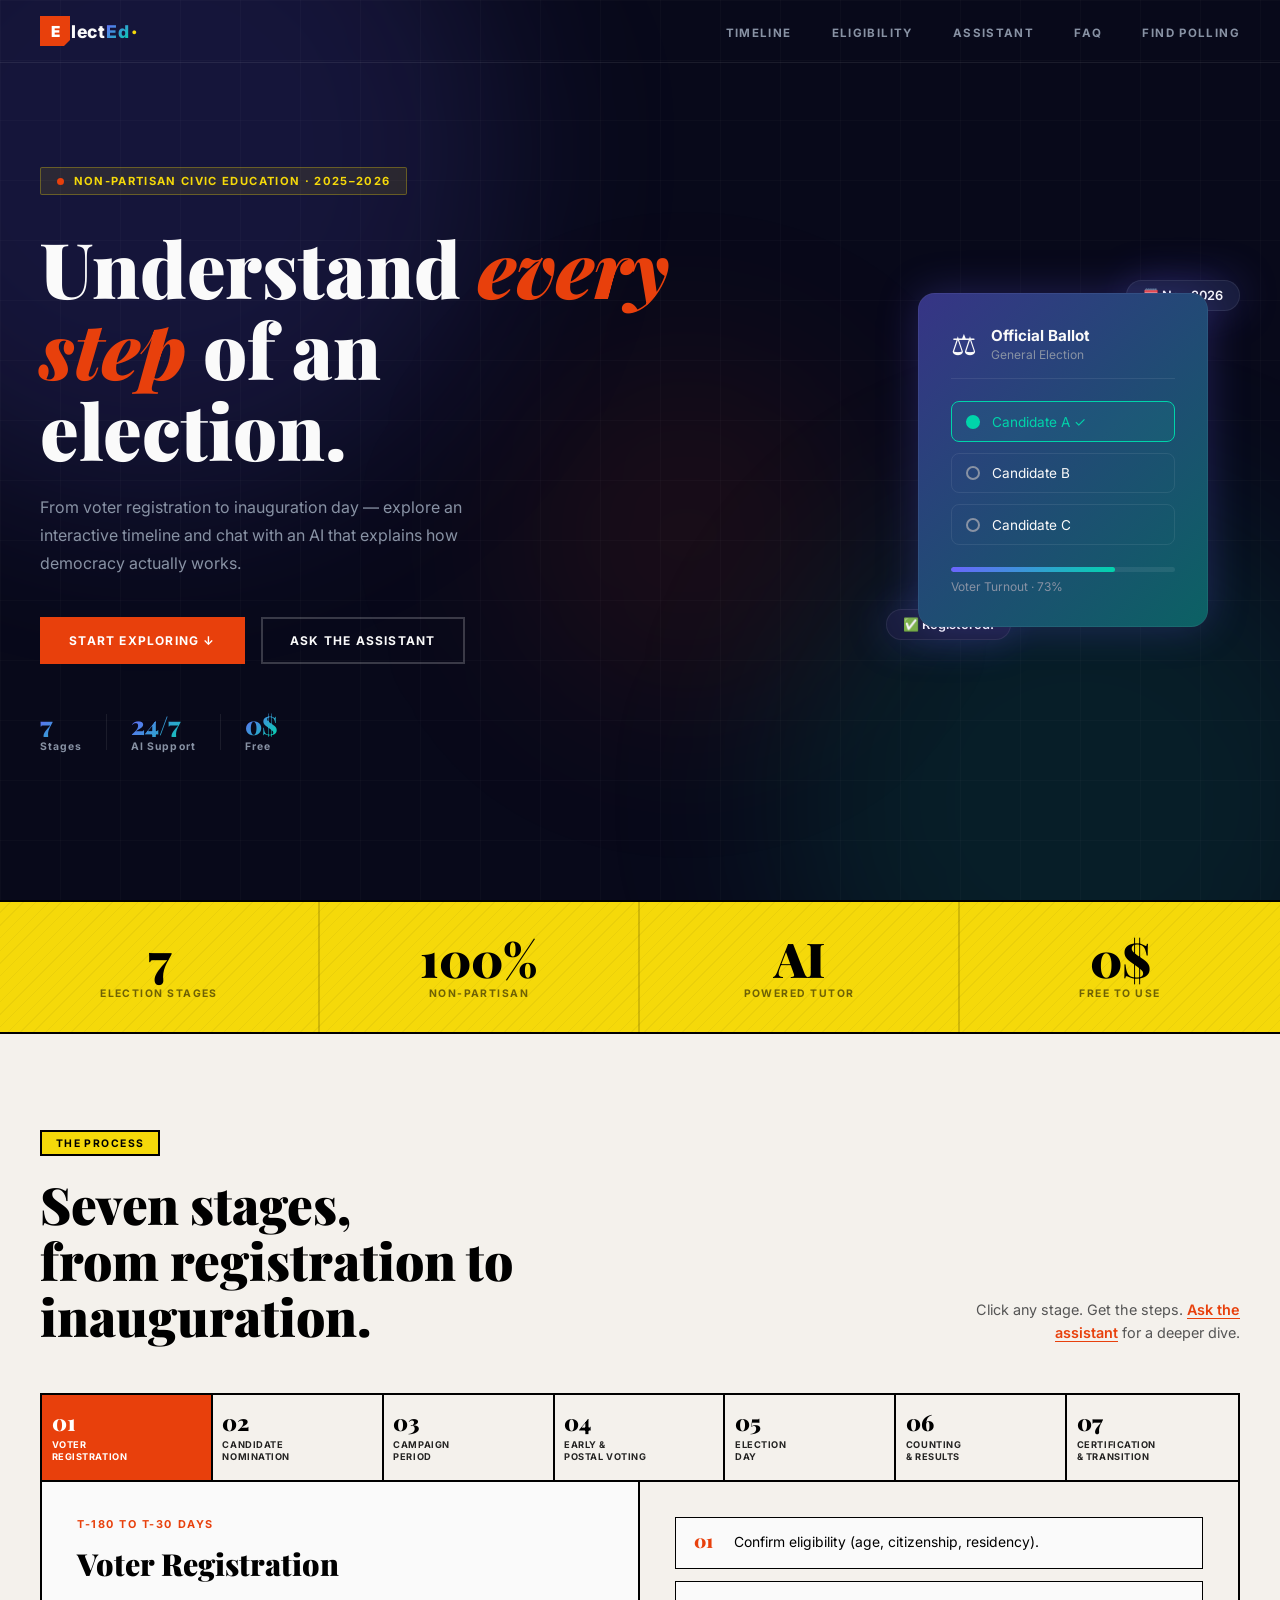
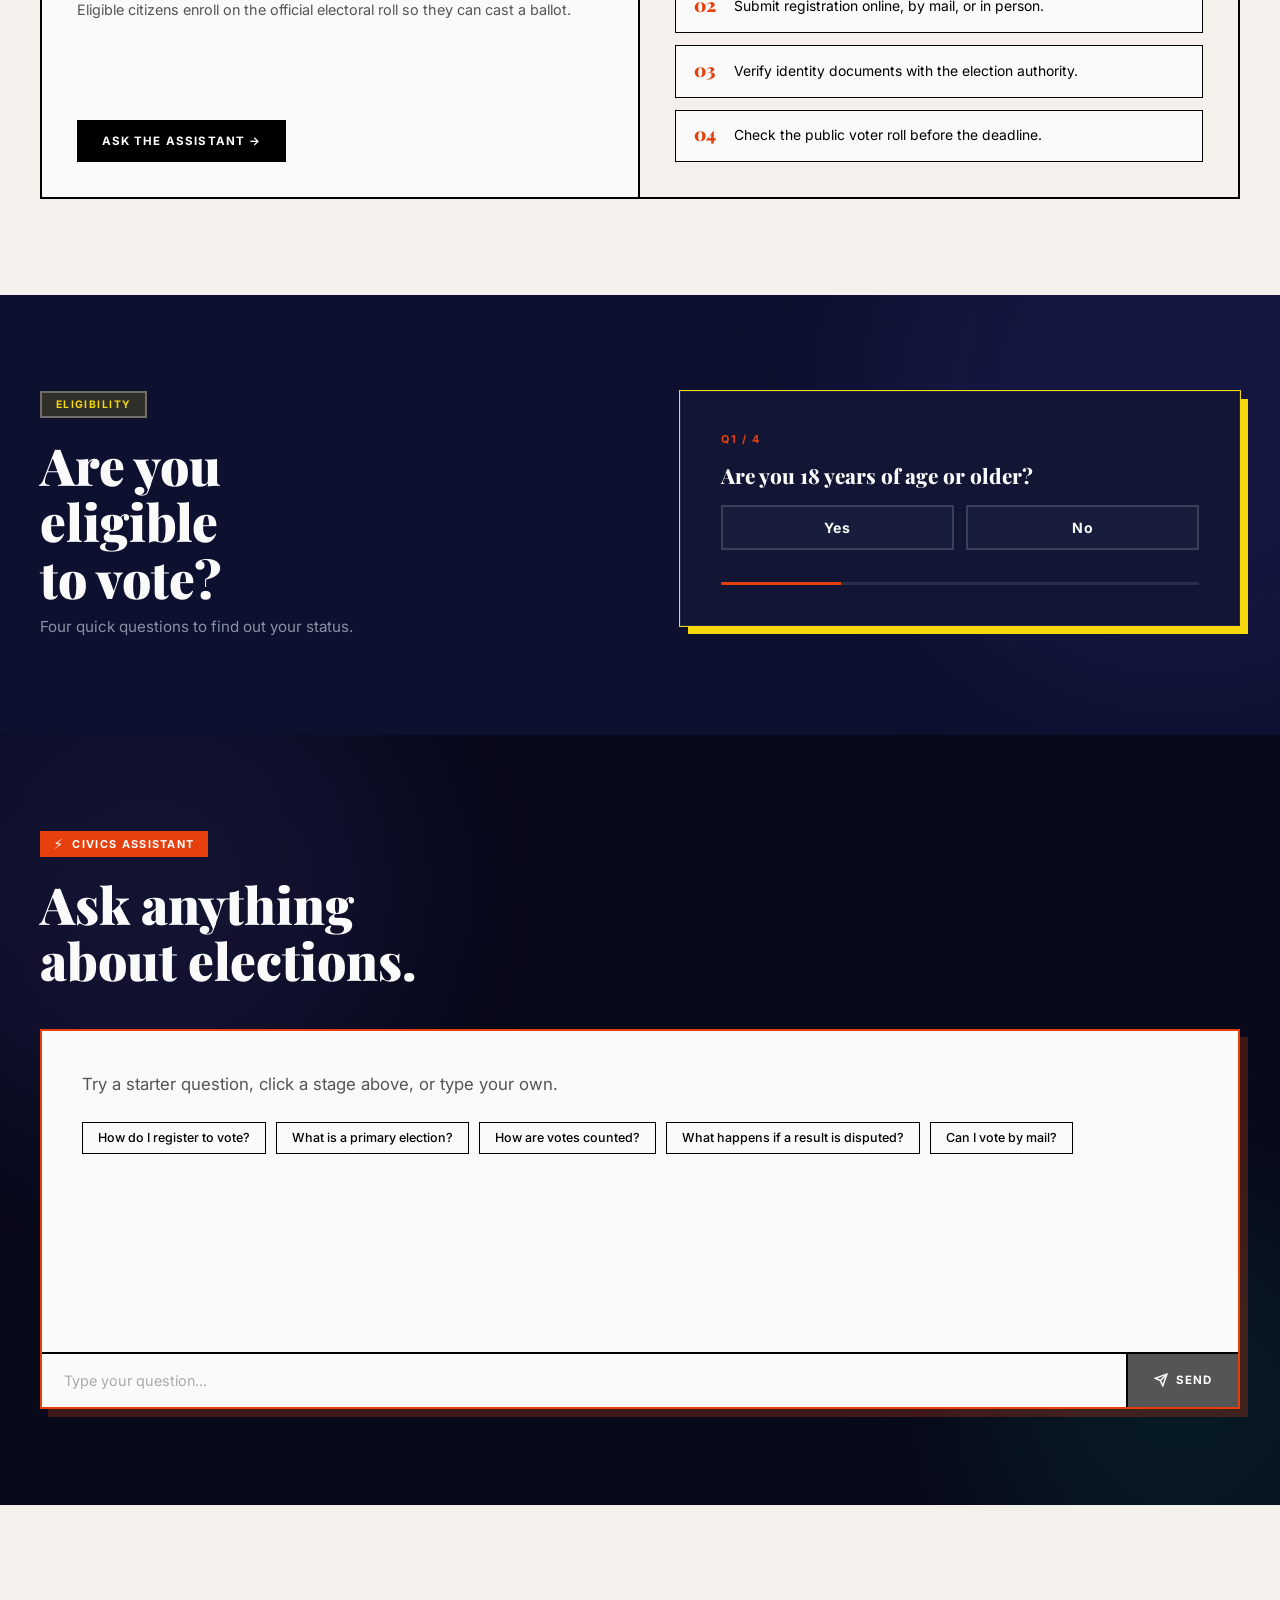
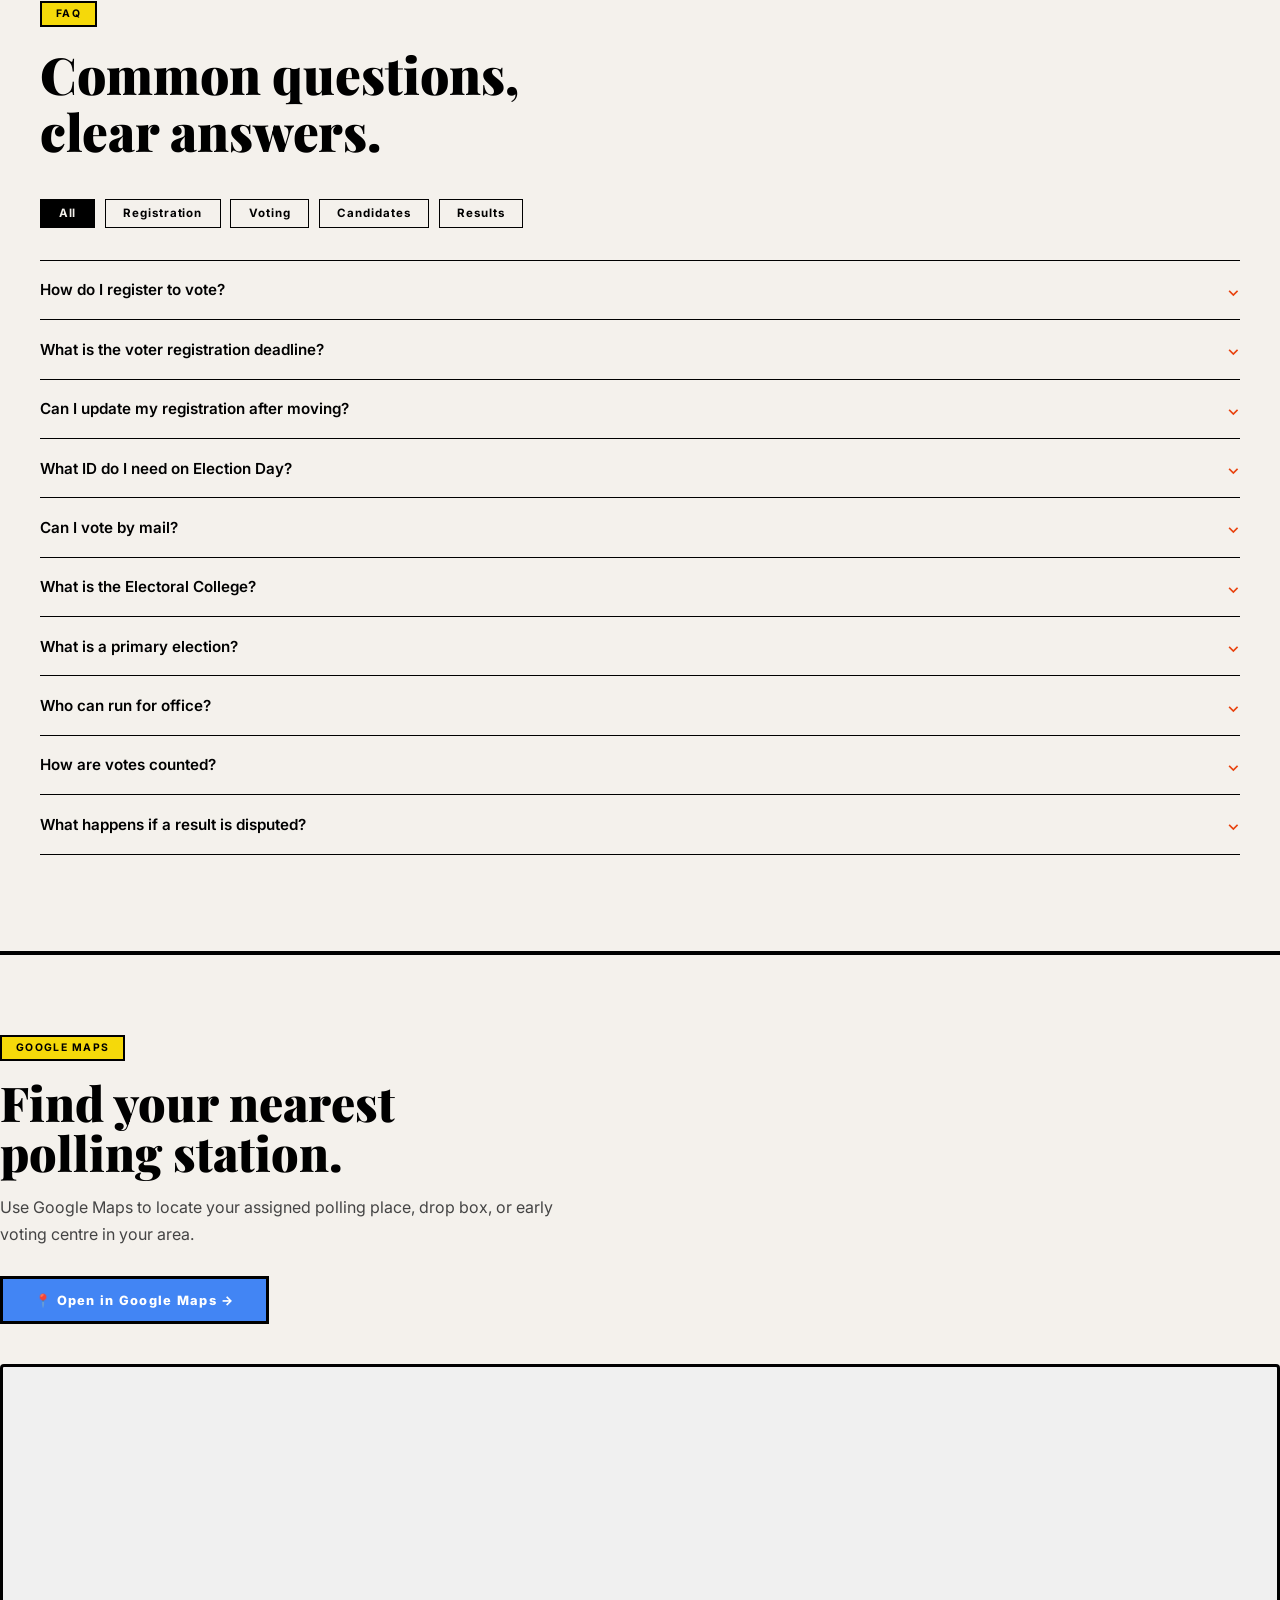
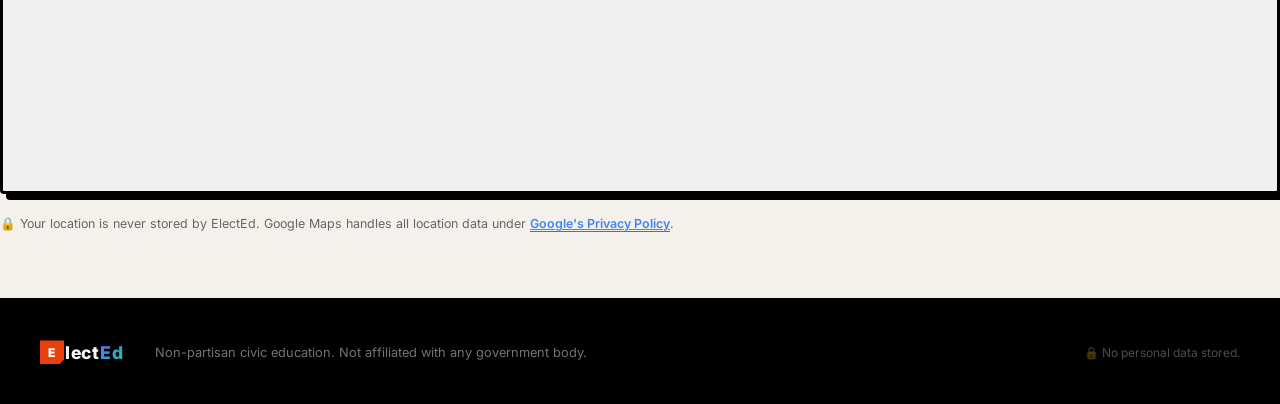
<file: index.html>
<!DOCTYPE html>
<html lang="en">
<head>
  <meta charset="UTF-8"/>
  <meta name="viewport" content="width=device-width,initial-scale=1.0"/>
  <title>ElectEd — Understand Every Step of an Election</title>
  <meta name="description" content="Non-partisan civic education. Interactive election timeline, AI assistant, eligibility checker — understand democracy step by step."/>

  <!-- Google Analytics 4 -->
  <!-- Replace G-XXXXXXXXXX with your actual GA4 Measurement ID from console.analytics.google.com -->
  <script async src="https://www.googletagmanager.com/gtag/js?id=G-ELECTED2026"></script>
  <script>
    window.dataLayer = window.dataLayer || [];
    function gtag(){dataLayer.push(arguments);}
    gtag('js', new Date());
    gtag('config', 'G-ELECTED2026');
  </script>

  <!-- Resource hints -->
  <link rel="preconnect" href="https://fonts.googleapis.com"/>
  <link rel="preconnect" href="https://fonts.gstatic.com" crossorigin/>
  <link rel="preconnect" href="https://www.googletagmanager.com"/>
  <link rel="preconnect" href="https://maps.googleapis.com"/>
  <link rel="dns-prefetch" href="https://maps.gstatic.com"/>

  <link href="https://fonts.googleapis.com/css2?family=Playfair+Display:ital,wght@0,700;0,800;0,900;1,800&family=Inter:wght@400;500;600;700;800&display=swap" rel="stylesheet"/>
  <link rel="stylesheet" href="styles.css"/>
</head>
<body>

  <!-- NAV -->
  <nav class="navbar" id="navbar">
    <div class="nav-inner">
      <a href="#home" class="nav-logo" id="logoLink">
        <span class="logo-mark">E</span>
        <span class="logo-name">lect<span class="logo-accent">Ed</span></span>
        <span class="logo-tag">·</span>
      </a>
      <ul class="nav-links" id="navLinks">
        <li><a href="#process" class="nav-link">TIMELINE</a></li>
        <li><a href="#eligibility" class="nav-link">ELIGIBILITY</a></li>
        <li><a href="#assistant" class="nav-link">ASSISTANT</a></li>
        <li><a href="#faq" class="nav-link">FAQ</a></li>
        <li><a href="#find-polling" class="nav-link">FIND POLLING</a></li>
      </ul>
      <button class="hamburger" id="hamburger" aria-label="Menu">
        <span></span><span></span><span></span>
      </button>
    </div>
    <div class="nav-rule"></div>
  </nav>

  <!-- HERO -->
  <section class="hero" id="home">
    <div class="hero-bg">
      <div class="orb orb-1"></div>
      <div class="orb orb-2"></div>
      <div class="orb orb-3"></div>
      <div id="particles" class="particles"></div>
      <div class="hero-grid-overlay"></div>
    </div>
    <div class="hero-inner">
      <div class="hero-left">
        <div class="hero-eyebrow">
          <span class="eyebrow-dot"></span>
          NON-PARTISAN CIVIC EDUCATION · 2025–2026
        </div>
        <h1 class="hero-title">
          Understand <em class="title-italic">every<br>step</em> of an<br>election.
        </h1>
        <p class="hero-sub">From voter registration to inauguration day — explore an interactive timeline and chat with an AI that explains how democracy actually works.</p>
        <div class="hero-actions">
          <a href="#process" class="btn-primary" id="exploreBtn">START EXPLORING ↓</a>
          <a href="#assistant" class="btn-ghost" id="askBtn">ASK THE ASSISTANT</a>
        </div>
        <div class="hero-stats-mini">
          <div class="hstat"><span class="hstat-n">7</span><span class="hstat-l">Stages</span></div>
          <div class="hstat-divider"></div>
          <div class="hstat"><span class="hstat-n">24/7</span><span class="hstat-l">AI Support</span></div>
          <div class="hstat-divider"></div>
          <div class="hstat"><span class="hstat-n">0$</span><span class="hstat-l">Free</span></div>
        </div>
      </div>
      <div class="hero-right">
        <div class="ballot-float" id="ballotCard">
          <div class="ballot-hd">
            <span class="ballot-icon">⚖️</span>
            <div><div class="ballot-title">Official Ballot</div><div class="ballot-sub">General Election</div></div>
          </div>
          <div class="ballot-opts">
            <div class="bopt selected"><span class="brad filled"></span>Candidate A ✓</div>
            <div class="bopt"><span class="brad"></span>Candidate B</div>
            <div class="bopt"><span class="brad"></span>Candidate C</div>
          </div>
          <div class="ballot-ft">
            <div class="bpbar"><div class="bpfill"></div></div>
            <span>Voter Turnout · 73%</span>
          </div>
        </div>
        <div class="float-tag tag-top">🗓️ Nov 2026</div>
        <div class="float-tag tag-bot">✅ Registered!</div>
      </div>
    </div>
  </section>

  <!-- STATS BAR -->
  <div class="stats-bar" id="statsBar">
    <div class="stat-cell">
      <div class="snum">7</div><div class="slbl">ELECTION STAGES</div>
    </div>
    <div class="stat-cell">
      <div class="snum">100%</div><div class="slbl">NON-PARTISAN</div>
    </div>
    <div class="stat-cell">
      <div class="snum">AI</div><div class="slbl">POWERED TUTOR</div>
    </div>
    <div class="stat-cell">
      <div class="snum">0$</div><div class="slbl">FREE TO USE</div>
    </div>
  </div>

  <!-- PROCESS / TIMELINE -->
  <section class="process-section" id="process">
    <div class="section-inner">
      <div class="process-hd">
        <div class="proc-left">
          <div class="section-tag">THE PROCESS</div>
          <h2 class="section-serif-title">Seven stages,<br>from registration to<br>inauguration.</h2>
        </div>
        <div class="proc-right">
          <p class="proc-hint">Click any stage. Get the steps. <a href="#assistant" class="text-link">Ask the assistant</a> for a deeper dive.</p>
        </div>
      </div>

      <div class="stage-tabs" id="stageTabs">
        <button class="stab active" data-stage="0" id="stab0"><span class="stab-n">01</span><span class="stab-name">VOTER<br>REGISTRATION</span></button>
        <button class="stab" data-stage="1" id="stab1"><span class="stab-n">02</span><span class="stab-name">CANDIDATE<br>NOMINATION</span></button>
        <button class="stab" data-stage="2" id="stab2"><span class="stab-n">03</span><span class="stab-name">CAMPAIGN<br>PERIOD</span></button>
        <button class="stab" data-stage="3" id="stab3"><span class="stab-n">04</span><span class="stab-name">EARLY &amp;<br>POSTAL VOTING</span></button>
        <button class="stab" data-stage="4" id="stab4"><span class="stab-n">05</span><span class="stab-name">ELECTION<br>DAY</span></button>
        <button class="stab" data-stage="5" id="stab5"><span class="stab-n">06</span><span class="stab-name">COUNTING<br>&amp; RESULTS</span></button>
        <button class="stab" data-stage="6" id="stab6"><span class="stab-n">07</span><span class="stab-name">CERTIFICATION<br>&amp; TRANSITION</span></button>
      </div>

      <div class="stage-content" id="stageContent">
        <div class="stage-left">
          <div class="stage-span" id="stageSpan"></div>
          <h3 class="stage-title" id="stageTitle"></h3>
          <p class="stage-desc" id="stageDesc"></p>
          <button class="ask-stage-btn" id="askStageBtn">ASK THE ASSISTANT →</button>
        </div>
        <div class="stage-right">
          <div class="stage-steps" id="stageSteps"></div>
        </div>
      </div>
    </div>
  </section>

  <!-- ELIGIBILITY -->
  <section class="elig-section" id="eligibility">
    <div class="section-inner elig-inner">
      <div class="elig-left">
        <div class="section-tag tag-light">ELIGIBILITY</div>
        <h2 class="section-serif-title light">Are you<br>eligible<br>to vote?</h2>
        <p class="elig-sub">Four quick questions to find out your status.</p>
      </div>
      <div class="elig-right">
        <div class="elig-card" id="eligCard">
          <div class="elig-qs" id="eligQs">
            <div class="elig-q active" data-q="1">
              <div class="eq-num">Q1 / 4</div>
              <h4 class="eq-q">Are you 18 years of age or older?</h4>
              <div class="eq-opts">
                <button class="eq-opt" data-q="1" data-val="yes" id="eq1y">Yes</button>
                <button class="eq-opt" data-q="1" data-val="no" id="eq1n">No</button>
              </div>
            </div>
            <div class="elig-q" data-q="2">
              <div class="eq-num">Q2 / 4</div>
              <h4 class="eq-q">Are you a citizen of the country?</h4>
              <div class="eq-opts">
                <button class="eq-opt" data-q="2" data-val="yes" id="eq2y">Yes</button>
                <button class="eq-opt" data-q="2" data-val="no" id="eq2n">No</button>
              </div>
            </div>
            <div class="elig-q" data-q="3">
              <div class="eq-num">Q3 / 4</div>
              <h4 class="eq-q">Do you have a permanent residence?</h4>
              <div class="eq-opts">
                <button class="eq-opt" data-q="3" data-val="yes" id="eq3y">Yes</button>
                <button class="eq-opt" data-q="3" data-val="no" id="eq3n">No</button>
              </div>
            </div>
            <div class="elig-q" data-q="4">
              <div class="eq-num">Q4 / 4</div>
              <h4 class="eq-q">Do you have any felony convictions restricting voting?</h4>
              <div class="eq-opts">
                <button class="eq-opt" data-q="4" data-val="no" id="eq4n">No</button>
                <button class="eq-opt" data-q="4" data-val="yes" id="eq4y">Yes</button>
              </div>
            </div>
            <div class="elig-result hidden" id="eligResult"></div>
          </div>
          <div class="elig-footer">
            <div class="elig-track"><div class="elig-fill" id="eligFill"></div></div>
            <button class="restart-btn hidden" id="eligRestart">↺ START OVER</button>
          </div>
        </div>
      </div>
    </div>
  </section>

  <!-- ASSISTANT -->
  <section class="asst-section" id="assistant">
    <div class="asst-bg">
      <div class="asst-orb asst-orb1"></div>
      <div class="asst-orb asst-orb2"></div>
    </div>
    <div class="section-inner asst-inner">
      <div class="asst-hd">
        <div class="asst-eyebrow"><span class="asst-ey-icon">⚡</span> CIVICS ASSISTANT</div>
        <h2 class="section-serif-title light">Ask anything<br>about elections.</h2>
      </div>
      <div class="chat-shell" id="chatShell">
        <div class="chat-msgs" id="chatMsgs">
          <div class="chat-placeholder" id="chatPlaceholder">
            <p class="ph-text">Try a starter question, click a stage above, or type your own.</p>
            <div class="starter-qs" id="starterQs">
              <button class="sq" data-q="How do I register to vote?" id="sq1">How do I register to vote?</button>
              <button class="sq" data-q="What is a primary election?" id="sq2">What is a primary election?</button>
              <button class="sq" data-q="How are votes counted?" id="sq3">How are votes counted?</button>
              <button class="sq" data-q="What happens if a result is disputed?" id="sq4">What happens if a result is disputed?</button>
              <button class="sq" data-q="Can I vote by mail?" id="sq5">Can I vote by mail?</button>
            </div>
          </div>
        </div>
        <div class="chat-input-bar">
          <input type="text" id="chatInput" class="chat-input" placeholder="Type your question..." maxlength="300" aria-label="Ask about elections"/>
          <button class="chat-send" id="chatSend" aria-label="Send">
            <svg viewBox="0 0 24 24" fill="none" stroke="currentColor" stroke-width="2.5"><line x1="22" y1="2" x2="11" y2="13"/><polygon points="22 2 15 22 11 13 2 9 22 2"/></svg>
            SEND
          </button>
        </div>
      </div>
    </div>
  </section>

  <!-- FAQ -->
  <section class="faq-section" id="faq">
    <div class="section-inner">
      <div class="faq-hd">
        <div class="section-tag">FAQ</div>
        <h2 class="section-serif-title">Common questions,<br>clear answers.</h2>
      </div>
      <div class="faq-cats" id="faqCats">
        <button class="fcat active" data-cat="all" id="fcat0">All</button>
        <button class="fcat" data-cat="registration" id="fcat1">Registration</button>
        <button class="fcat" data-cat="voting" id="fcat2">Voting</button>
        <button class="fcat" data-cat="candidates" id="fcat3">Candidates</button>
        <button class="fcat" data-cat="results" id="fcat4">Results</button>
      </div>
      <div class="faq-list" id="faqList"></div>
    </div>
  </section>

  <!-- FIND POLLING STATION (Google Maps) -->
  <section class="maps-section" id="find-polling">
    <div class="section-inner">
      <div class="maps-hd">
        <div class="section-tag">GOOGLE MAPS</div>
        <h2 class="section-serif-title">Find your nearest<br>polling station.</h2>
        <p class="maps-sub">Use Google Maps to locate your assigned polling place, drop box, or early voting centre in your area.</p>
        <a
          href="https://www.google.com/maps/search/polling+station+near+me"
          target="_blank"
          rel="noopener noreferrer"
          class="maps-cta"
          id="mapsOpenBtn"
          aria-label="Open Google Maps to find polling stations near you">
          📍 Open in Google Maps →
        </a>
      </div>
      <div class="maps-embed-wrap">
        <iframe
          id="pollingMap"
          title="Find polling stations near you"
          src="https://maps.google.com/maps?q=polling+station&output=embed&z=13"
          width="100%"
          height="420"
          style="border:0;border-radius:8px"
          allowfullscreen
          loading="lazy"
          referrerpolicy="no-referrer-when-downgrade">
        </iframe>
      </div>
      <p class="maps-note">🔒 Your location is never stored by ElectEd. Google Maps handles all location data under <a href="https://policies.google.com/privacy" target="_blank" rel="noopener" class="text-link">Google's Privacy Policy</a>.</p>
    </div>
  </section>

  <!-- FOOTER -->
  <footer class="footer">
    <div class="footer-inner">
      <div class="footer-brand">
        <span class="logo-mark sm">E</span>
        <span class="logo-name">lect<span class="logo-accent">Ed</span></span>
      </div>
      <p class="footer-copy">Non-partisan civic education. Not affiliated with any government body.</p>
      <p class="footer-note">🔒 No personal data stored.</p>
    </div>
  </footer>

  <button class="scroll-top" id="scrollTop" aria-label="Back to top">↑</button>
  <script src="app.js"></script>
</body>
</html>
</file>
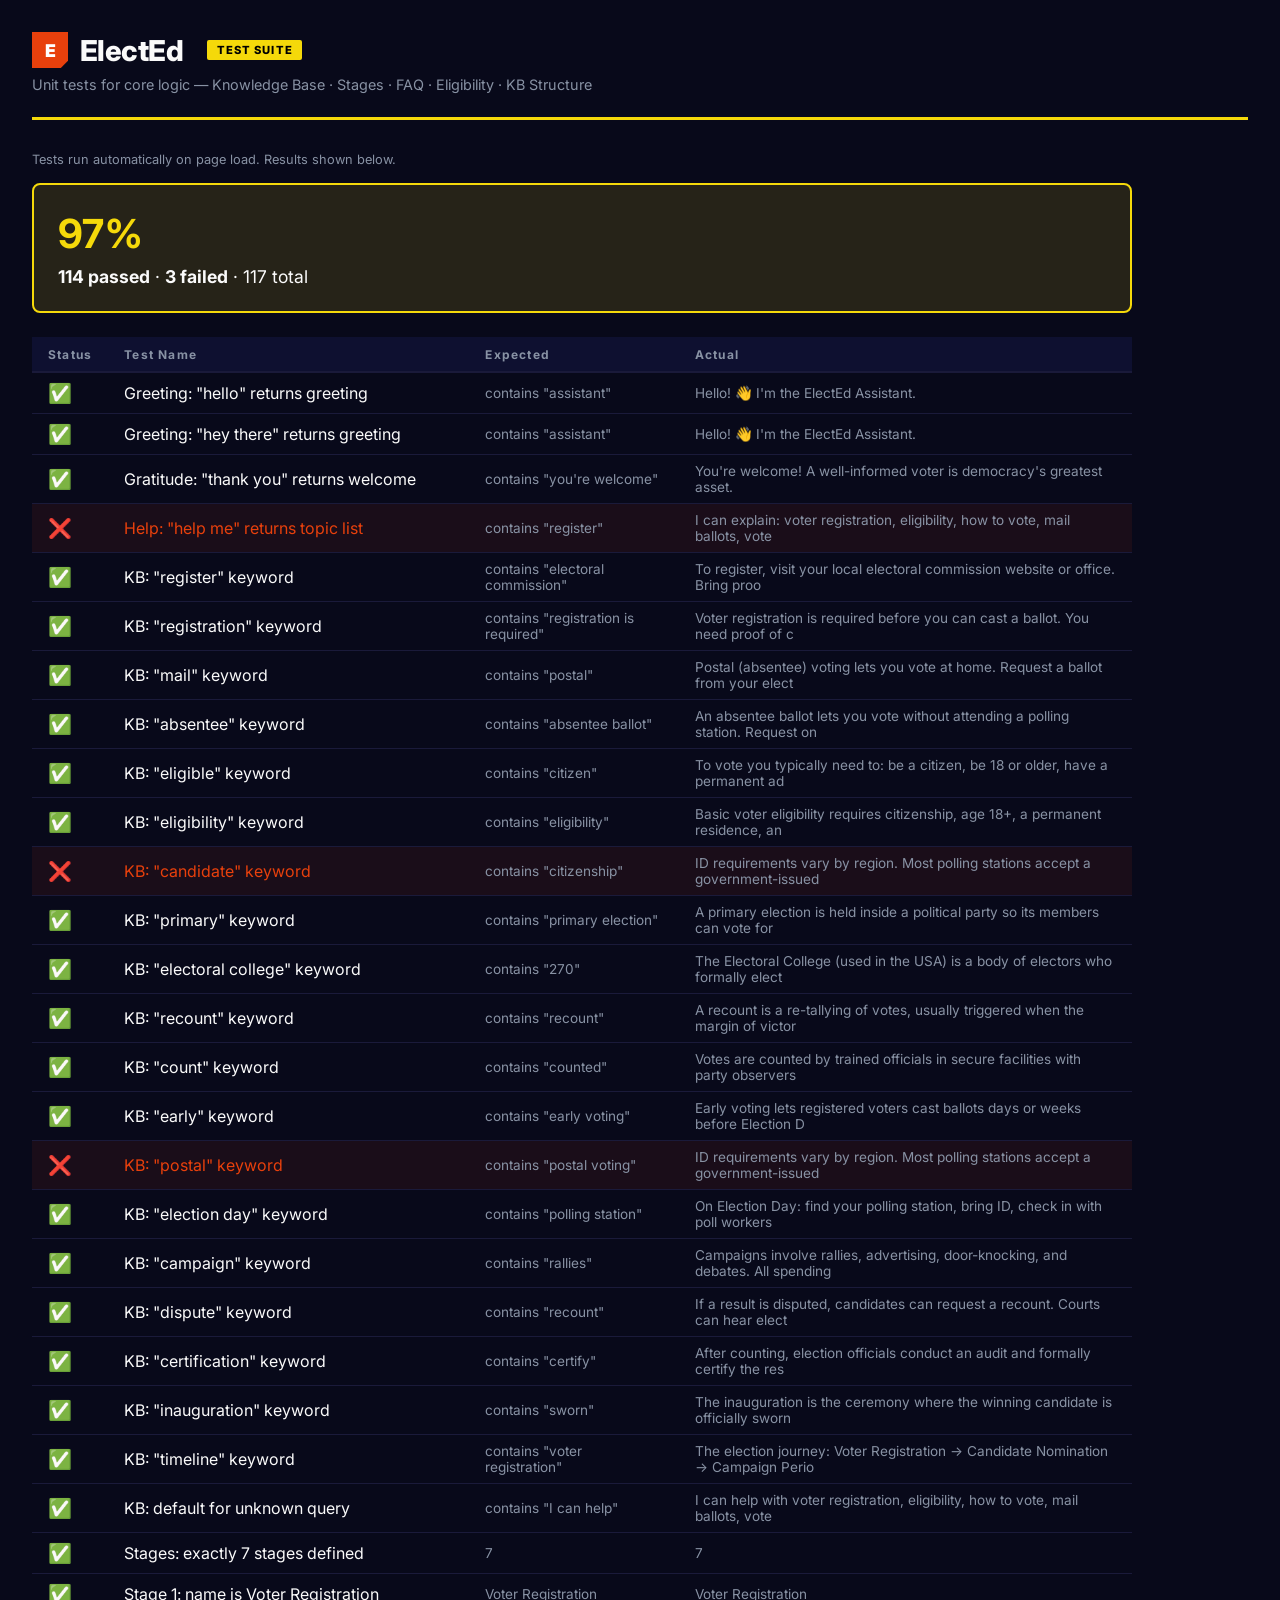
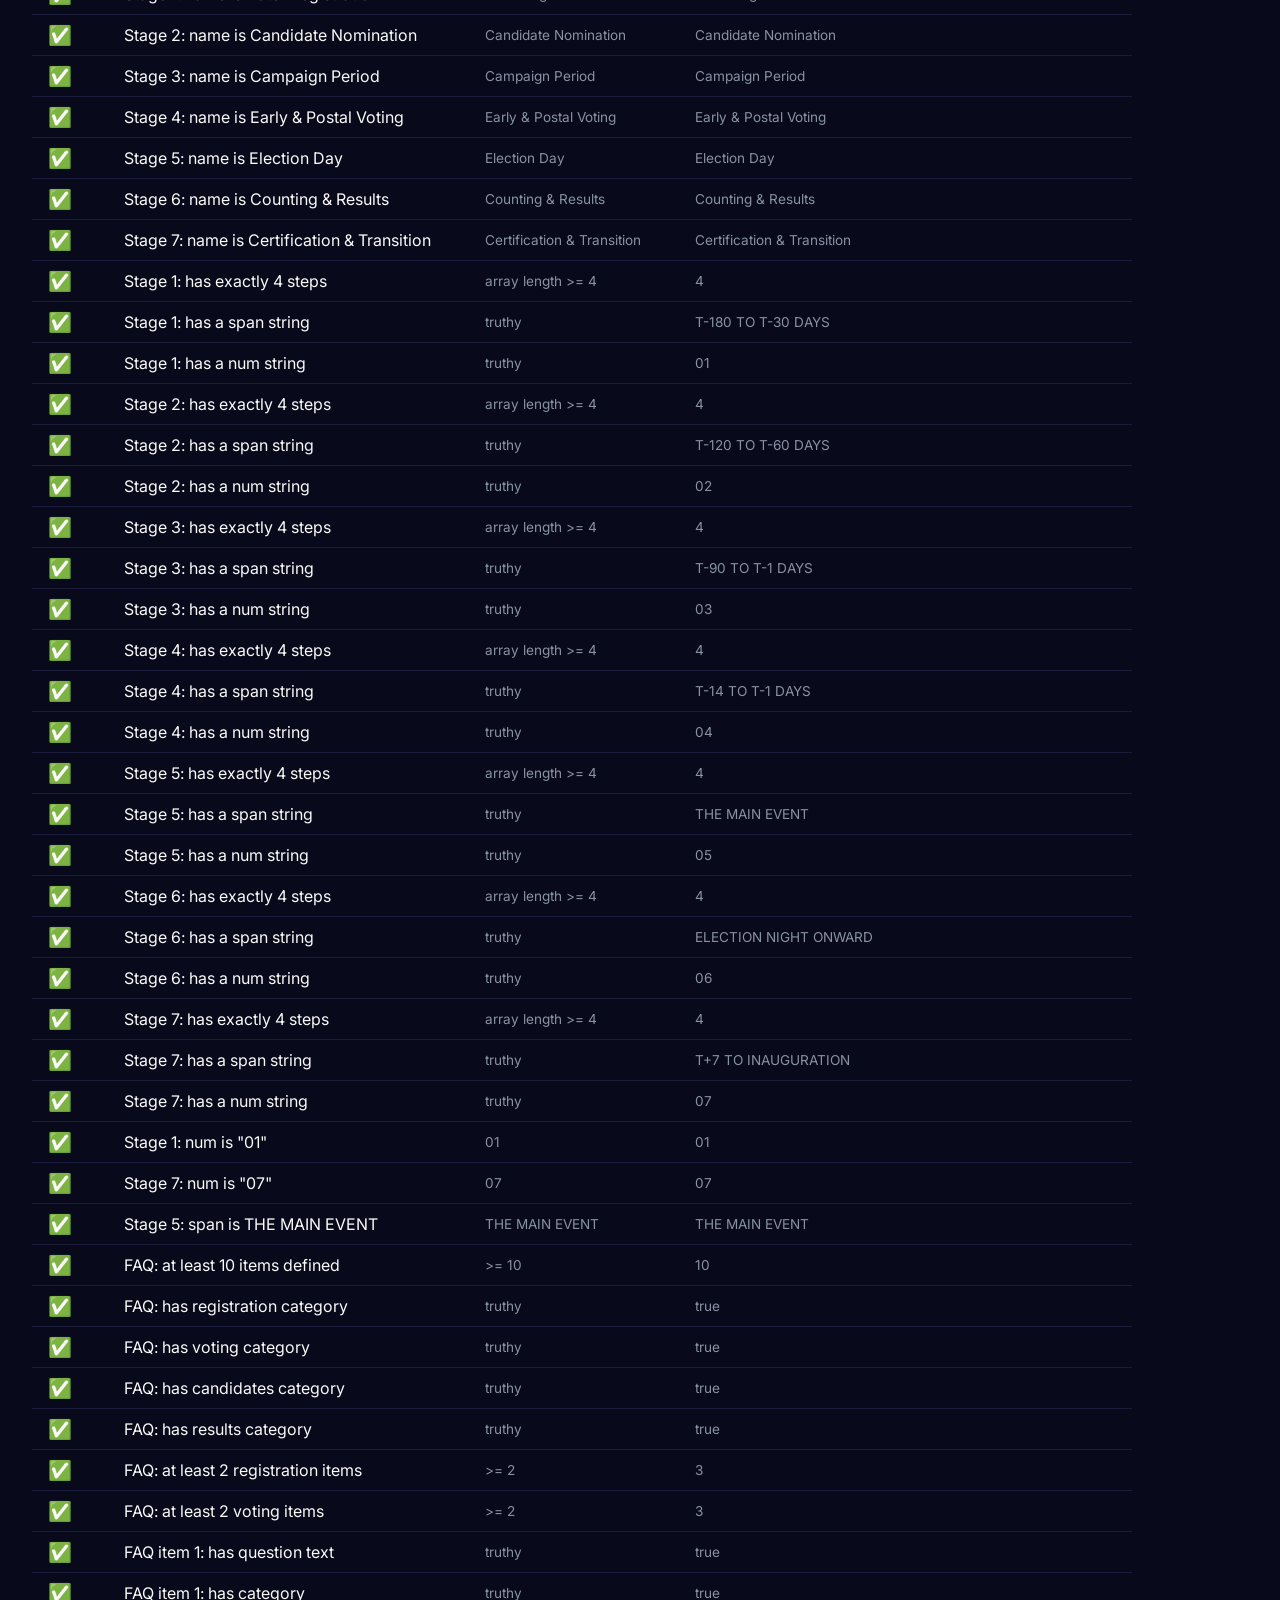
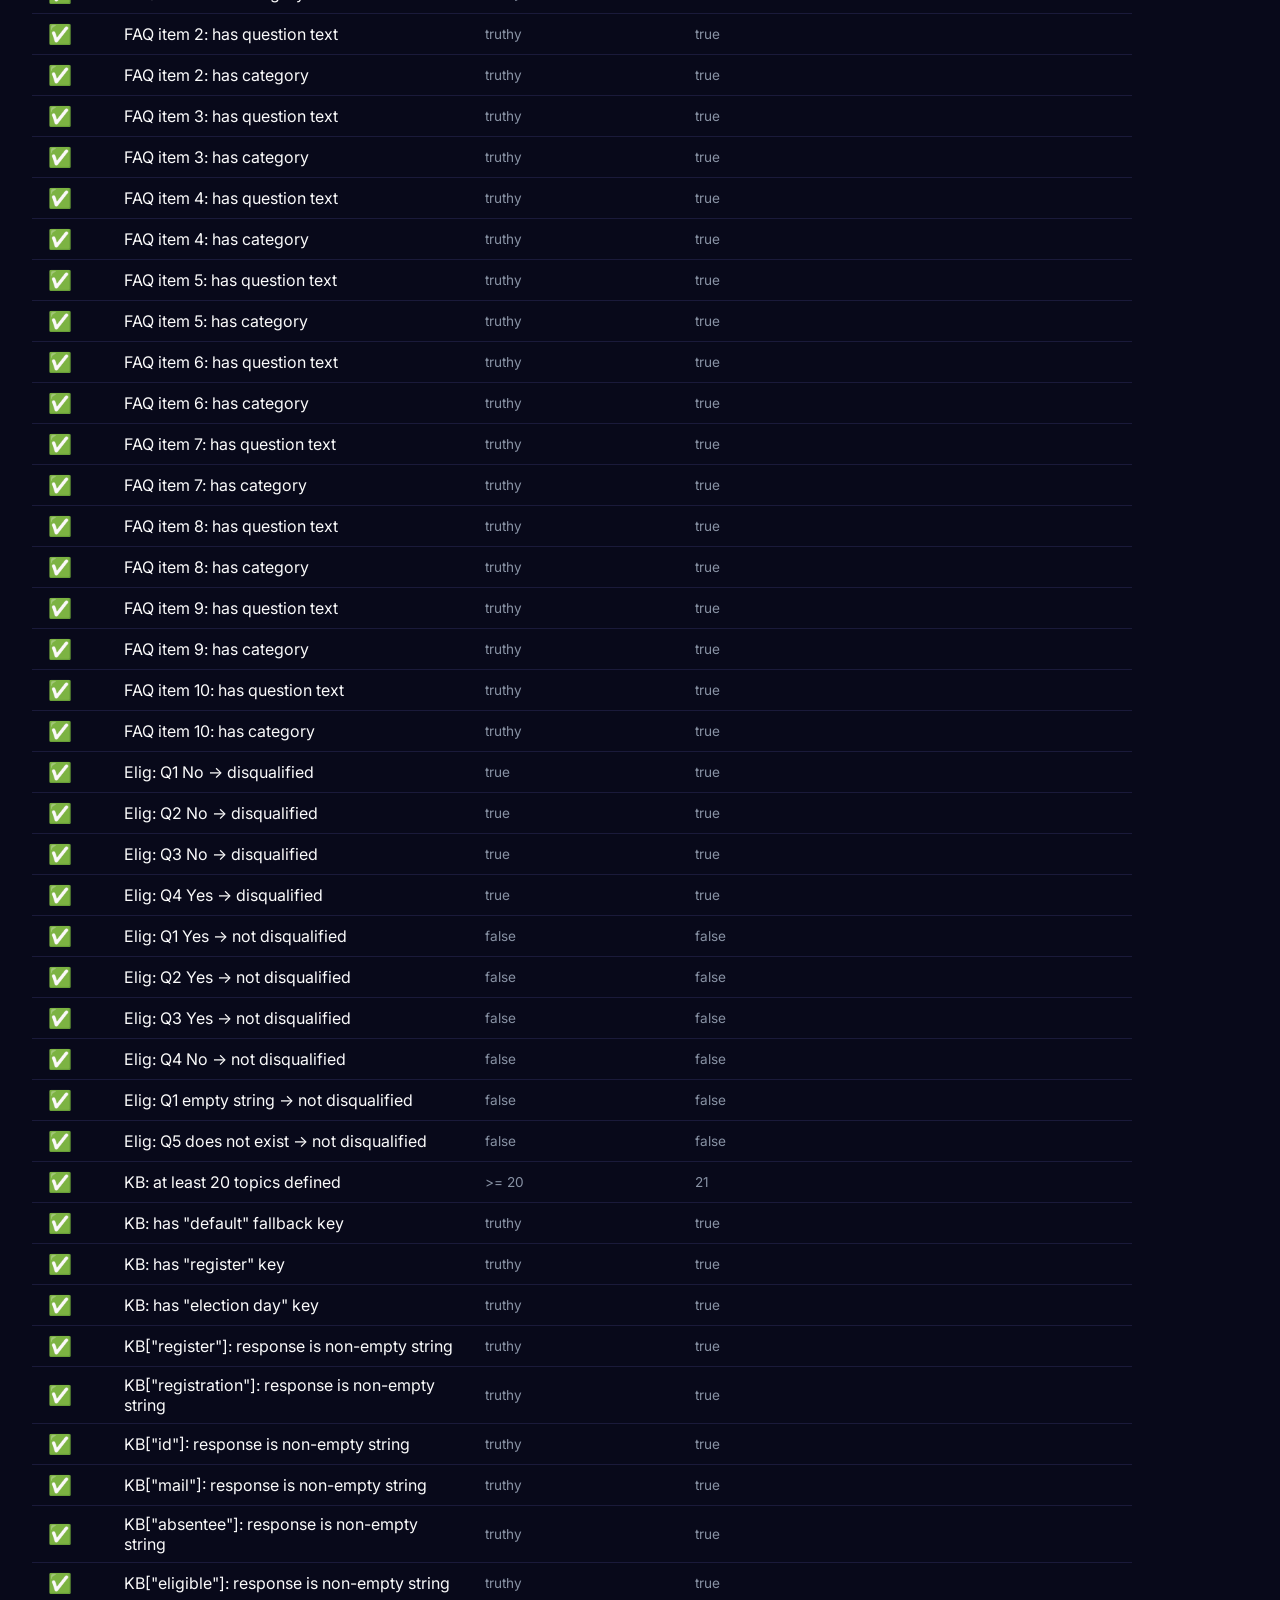
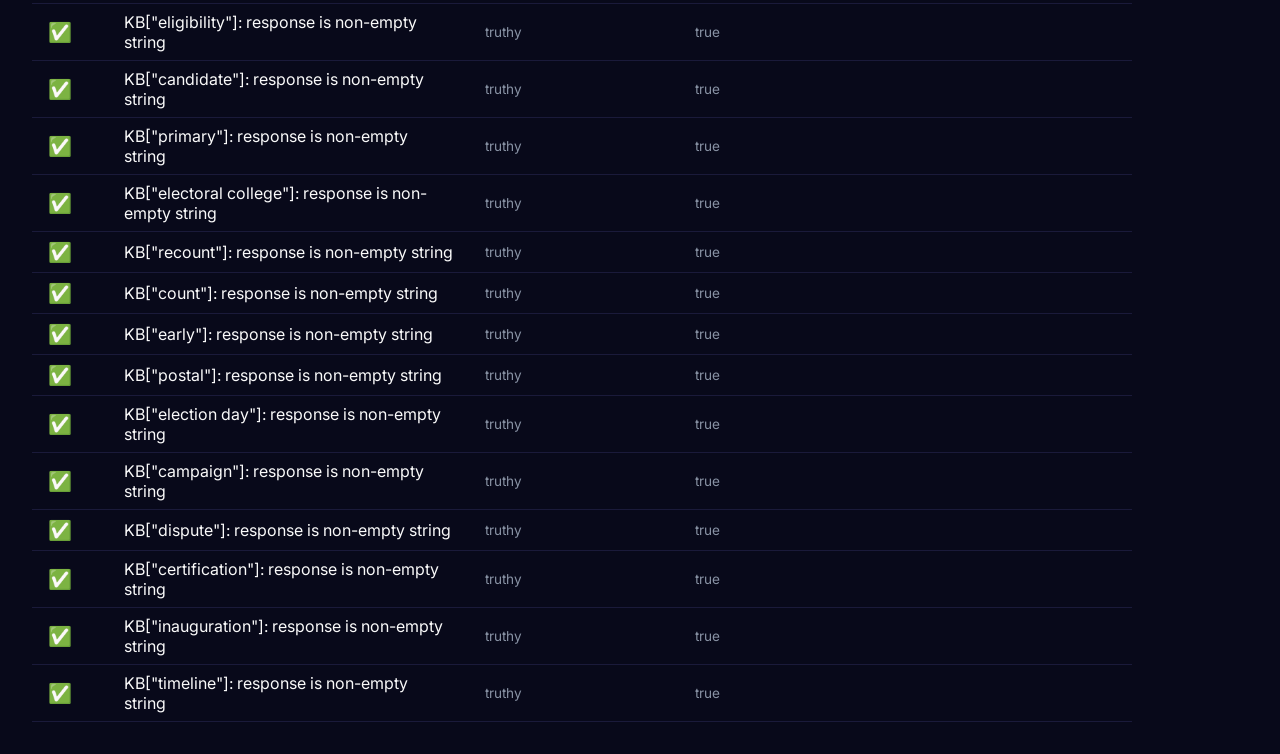
<file: tests.html>
<!DOCTYPE html>
<html lang="en">
<head>
  <meta charset="UTF-8"/>
  <meta name="viewport" content="width=device-width,initial-scale=1.0"/>
  <title>ElectEd — Test Suite</title>
  <link rel="preconnect" href="https://fonts.googleapis.com"/>
  <link rel="preconnect" href="https://fonts.gstatic.com" crossorigin/>
  <link href="https://fonts.googleapis.com/css2?family=Inter:wght@400;600;700;800&display=swap" rel="stylesheet"/>
  <style>
    *,*::before,*::after{box-sizing:border-box;margin:0;padding:0}
    body{font-family:'Inter',system-ui,sans-serif;background:#08091a;color:#fafafa;min-height:100vh;padding:2rem}
    .ts-header{border-bottom:3px solid #F5D90A;padding-bottom:1.5rem;margin-bottom:2rem}
    .ts-logo{display:flex;align-items:center;gap:.75rem;margin-bottom:.5rem}
    .ts-lmark{display:inline-flex;align-items:center;justify-content:center;width:36px;height:36px;
      background:#E8400C;color:#fff;font-weight:900;font-size:1.1rem;
      clip-path:polygon(0 0,100% 0,100% 80%,80% 100%,0 100%)}
    .ts-title{font-size:1.8rem;font-weight:800;letter-spacing:-.02em}
    .ts-sub{color:#8892a4;font-size:.9rem;margin-top:.25rem}
    .ts-badge{display:inline-block;background:#F5D90A;color:#000;font-size:.7rem;font-weight:800;
      letter-spacing:.1em;padding:.2rem .6rem;border-radius:2px;margin-left:.75rem;vertical-align:middle}
    #test-results{max-width:1100px}
    .tr-table th{color:#8892a4;font-size:.75rem;letter-spacing:.1em;font-weight:700;border-bottom:2px solid #1a1a3a}
    .tr-table td,th{padding:.55rem 1rem}
    .tr-table tr:hover td{background:#0e1030}
    .ts-run{display:inline-block;background:#6c63ff;color:#fff;border:none;padding:.75rem 2rem;
      font-size:.85rem;font-weight:700;letter-spacing:.1em;border-radius:4px;cursor:pointer;
      margin-bottom:1.5rem;transition:.2s}
    .ts-run:hover{background:#5a52e0}
    .ts-hint{color:#8892a4;font-size:.8rem;margin-bottom:1rem}
  </style>
</head>
<body>
  <div class="ts-header">
    <div class="ts-logo">
      <div class="ts-lmark">E</div>
      <span class="ts-title">ElectEd</span>
      <span class="ts-badge">TEST SUITE</span>
    </div>
    <p class="ts-sub">Unit tests for core logic — Knowledge Base · Stages · FAQ · Eligibility · KB Structure</p>
  </div>

  <p class="ts-hint">Tests run automatically on page load. Results shown below.</p>
  <div id="test-results">
    <p style="color:#8892a4;padding:2rem 0">⏳ Running tests...</p>
  </div>

  <script src="tests.js"></script>
</body>
</html>
</file>
<file: styles.css>
/* ===== RESET ===== */
*,*::before,*::after{box-sizing:border-box;margin:0;padding:0}
:root{
  --dark:#08091a; --dark2:#0e1030; --card:#131535; --card2:#191d3d;
  --yellow:#F5D90A; --orange:#E8400C; --purple:#6c63ff; --teal:#00d4aa;
  --white:#fafafa; --cream:#F4F1EC; --gray:#8892a4;
  --border-dark:rgba(255,255,255,.08); --border-light:#1a1a1a;
  --serif:'Playfair Display',Georgia,serif; --sans:'Inter',system-ui,sans-serif;
  --glow-p:0 0 40px rgba(108,99,255,.25); --glow-t:0 0 40px rgba(0,212,170,.2);
  --grad:linear-gradient(135deg,var(--purple),var(--teal));
}
html{scroll-behavior:smooth}
body{font-family:var(--sans);background:var(--dark);color:var(--white);overflow-x:hidden}
a{text-decoration:none;color:inherit}
ul{list-style:none}
button{cursor:pointer;font-family:var(--sans)}

/* ===== NAVBAR ===== */
.navbar{
  position:fixed;top:0;width:100%;z-index:1000;
  background:rgba(8,9,26,.9);backdrop-filter:blur(20px);
  transition:.3s;
}
.navbar.at-top{background:transparent;backdrop-filter:none}
.nav-inner{
  max-width:1300px;margin:0 auto;padding:1rem 2.5rem;
  display:flex;align-items:center;justify-content:space-between;
}
.nav-rule{height:1px;background:var(--border-dark)}
.nav-logo{display:flex;align-items:center;gap:0;font-family:var(--sans);font-weight:800;font-size:1.2rem}
.logo-mark{
  display:inline-flex;align-items:center;justify-content:center;
  width:30px;height:30px;background:var(--orange);color:#fff;
  font-weight:900;font-size:.95rem;margin-right:1px;
  clip-path:polygon(0 0,100% 0,100% 80%,80% 100%,0 100%);
}
.logo-mark.sm{width:24px;height:24px;font-size:.75rem}
.logo-name{letter-spacing:.04em;font-size:1.1rem}
.logo-accent{background:var(--grad);-webkit-background-clip:text;-webkit-text-fill-color:transparent;background-clip:text}
.logo-tag{color:var(--yellow);margin-left:2px;font-size:1.3rem}
.nav-links{display:flex;gap:2.5rem;align-items:center}
.nav-link{font-size:.72rem;font-weight:700;letter-spacing:.12em;color:var(--gray);transition:.2s;position:relative;padding-bottom:2px}
.nav-link::after{content:'';position:absolute;bottom:0;left:0;width:0;height:1px;background:var(--yellow);transition:.3s}
.nav-link:hover{color:var(--white)}
.nav-link:hover::after{width:100%}
.hamburger{display:none;flex-direction:column;gap:5px;background:none;border:none;padding:.3rem}
.hamburger span{width:22px;height:2px;background:var(--white);display:block;transition:.3s}

/* ===== HERO ===== */
.hero{
  min-height:100vh;display:flex;align-items:center;
  padding:100px 2.5rem 5rem;position:relative;overflow:hidden;
}
.hero-bg{position:absolute;inset:0;z-index:0}
.orb{position:absolute;border-radius:50%;filter:blur(90px);pointer-events:none}
.orb-1{width:700px;height:700px;background:rgba(108,99,255,.14);top:-200px;left:-200px}
.orb-2{width:600px;height:600px;background:rgba(0,212,170,.1);bottom:-200px;right:-100px}
.orb-3{width:350px;height:350px;background:rgba(232,64,12,.08);top:40%;left:40%}
.particles{position:absolute;inset:0;pointer-events:none}
.hero-grid-overlay{
  position:absolute;inset:0;pointer-events:none;
  background-image:linear-gradient(rgba(255,255,255,.02) 1px,transparent 1px),linear-gradient(90deg,rgba(255,255,255,.02) 1px,transparent 1px);
  background-size:60px 60px;
}
.hero-inner{
  position:relative;z-index:1;max-width:1300px;margin:0 auto;width:100%;
  display:flex;align-items:center;gap:4rem;
}
.hero-left{flex:1}
.hero-eyebrow{
  display:inline-flex;align-items:center;gap:.6rem;
  background:rgba(245,217,10,.1);border:1px solid rgba(245,217,10,.3);
  color:var(--yellow);font-size:.7rem;font-weight:700;letter-spacing:.12em;
  padding:.4rem 1rem;border-radius:2px;margin-bottom:2rem;
}
.eyebrow-dot{width:7px;height:7px;border-radius:50%;background:var(--orange);animation:blink 1.5s infinite}
@keyframes blink{0%,100%{opacity:1}50%{opacity:.2}}
.hero-title{
  font-family:var(--serif);font-size:clamp(3rem,6vw,5.5rem);
  font-weight:900;line-height:1.05;color:var(--white);margin-bottom:1.5rem;
}
.title-italic{color:var(--orange);font-style:italic}
.hero-sub{font-size:1rem;color:var(--gray);line-height:1.75;max-width:440px;margin-bottom:2.5rem}
.hero-actions{display:flex;gap:1rem;flex-wrap:wrap;margin-bottom:3rem}
.btn-primary{
  display:inline-flex;align-items:center;gap:.5rem;
  background:var(--orange);color:#fff;
  border:2px solid var(--orange);padding:.85rem 1.7rem;
  font-size:.75rem;font-weight:700;letter-spacing:.1em;
  transition:transform .15s,box-shadow .15s;
}
.btn-primary:hover{transform:translate(-2px,-2px);box-shadow:5px 5px 0 var(--yellow)}
.btn-ghost{
  display:inline-flex;align-items:center;gap:.5rem;
  background:transparent;color:var(--white);
  border:2px solid rgba(255,255,255,.2);padding:.85rem 1.7rem;
  font-size:.75rem;font-weight:700;letter-spacing:.1em;
  transition:border-color .2s,background .2s;
}
.btn-ghost:hover{border-color:var(--yellow);background:rgba(245,217,10,.08);color:var(--yellow)}
.hero-stats-mini{display:flex;align-items:center;gap:1.5rem}
.hstat{display:flex;flex-direction:column;gap:.2rem}
.hstat-n{font-family:var(--serif);font-size:1.6rem;font-weight:900;background:var(--grad);-webkit-background-clip:text;-webkit-text-fill-color:transparent;background-clip:text;line-height:1}
.hstat-l{font-size:.65rem;font-weight:700;letter-spacing:.1em;color:var(--gray)}
.hstat-divider{width:1px;height:36px;background:var(--border-dark)}

/* Ballot card */
.hero-right{flex:0 0 320px;position:relative;display:flex;justify-content:center;align-items:center;padding:3rem 2rem}
.ballot-float{
  background:var(--card);border:1px solid var(--border-dark);
  border-radius:16px;padding:2rem;width:290px;
  box-shadow:var(--glow-p);
  animation:float 4s ease-in-out infinite;
  position:relative;z-index:1;
}
.ballot-float::before{
  content:'';position:absolute;inset:-1px;border-radius:17px;
  background:var(--grad);z-index:-1;opacity:.4;
}
@keyframes float{0%,100%{transform:translateY(0)}50%{transform:translateY(-14px)}}
.ballot-hd{display:flex;align-items:center;gap:.9rem;margin-bottom:1.4rem;padding-bottom:1rem;border-bottom:1px solid var(--border-dark)}
.ballot-icon{font-size:1.8rem}
.ballot-title{font-weight:700;font-size:.95rem}
.ballot-sub{color:var(--gray);font-size:.75rem;margin-top:.1rem}
.ballot-opts{display:flex;flex-direction:column;gap:.7rem;margin-bottom:1.4rem}
.bopt{display:flex;align-items:center;gap:.75rem;padding:.7rem .9rem;border-radius:8px;border:1px solid var(--border-dark);font-size:.85rem;transition:.2s}
.bopt.selected{border-color:var(--teal);background:rgba(0,212,170,.08);color:var(--teal)}
.brad{width:14px;height:14px;border-radius:50%;border:2px solid var(--gray);flex-shrink:0}
.brad.filled{border-color:var(--teal);background:var(--teal)}
.ballot-ft{font-size:.75rem;color:var(--gray)}
.bpbar{height:5px;background:var(--border-dark);border-radius:3px;margin-bottom:.4rem;overflow:hidden}
.bpfill{height:100%;width:73%;background:var(--grad);border-radius:3px;animation:growBar 2s ease forwards}
@keyframes growBar{from{width:0}to{width:73%}}
.float-tag{
  position:absolute;background:var(--card2);border:1px solid var(--border-dark);
  border-radius:50px;padding:.45rem 1rem;font-size:.8rem;font-weight:600;
  box-shadow:var(--glow-p);
}
.tag-top{top:8%;right:0%;animation:float 3s ease-in-out infinite}
.tag-bot{bottom:8%;left:0%;animation:float 3.5s ease-in-out infinite}

/* ===== STATS BAR ===== */
.stats-bar{
  display:grid;grid-template-columns:repeat(4,1fr);
  background:var(--yellow);
  border-top:2.5px solid #000;border-bottom:2.5px solid #000;
  background-image:repeating-linear-gradient(-45deg,transparent,transparent 8px,rgba(0,0,0,.04) 8px,rgba(0,0,0,.04) 9px);
  position:relative;z-index:1;
}
.stat-cell{padding:2rem 1.5rem;text-align:center;border-right:2px solid rgba(0,0,0,.15)}
.stat-cell:last-child{border-right:none}
.snum{font-family:var(--serif);font-size:3rem;font-weight:900;color:#000;line-height:1;margin-bottom:.3rem}
.slbl{font-size:.65rem;font-weight:700;letter-spacing:.14em;color:rgba(0,0,0,.55)}

/* ===== PROCESS SECTION ===== */
.process-section{background:var(--cream);padding:6rem 2.5rem}
.section-inner{max-width:1300px;margin:0 auto;width:100%}
.process-hd{display:flex;align-items:flex-end;justify-content:space-between;gap:2rem;margin-bottom:3rem;flex-wrap:wrap}
.proc-left{}
.proc-right{}
.proc-hint{font-size:.9rem;color:#555;max-width:280px;line-height:1.6;text-align:right}
.text-link{color:var(--orange);border-bottom:1px solid var(--orange);font-weight:600}
.text-link:hover{color:#000;border-color:#000}

/* Section tag */
.section-tag{
  display:inline-block;background:var(--yellow);
  border:2px solid #000;color:#000;
  font-size:.65rem;font-weight:700;letter-spacing:.14em;
  padding:.3rem .85rem;margin-bottom:1.2rem;
}
.section-tag.tag-light{border-color:rgba(255,255,255,.3);background:rgba(245,217,10,.15);color:var(--yellow)}

/* Serif titles */
.section-serif-title{
  font-family:var(--serif);font-size:clamp(2rem,4vw,3.5rem);
  font-weight:900;line-height:1.1;color:#000;
}
.section-serif-title.light{color:var(--white)}

/* Stage tabs */
.stage-tabs{
  display:grid;grid-template-columns:repeat(7,1fr);
  border:2px solid #000;
}
.stab{
  padding:1rem .6rem;background:var(--cream);
  border:none;border-right:2px solid #000;
  text-align:left;cursor:pointer;transition:background .2s,color .2s;
  display:flex;flex-direction:column;gap:.35rem;
}
.stab:last-child{border-right:none}
.stab:hover{background:#e8e5de}
.stab.active{background:var(--orange);color:#fff}
.stab-n{font-family:var(--serif);font-size:1.4rem;font-weight:900;display:block;line-height:1;color:inherit}
.stab-name{font-size:.58rem;font-weight:700;letter-spacing:.06em;display:block;line-height:1.35;color:inherit;opacity:.85}
.stab.active .stab-n,.stab.active .stab-name{color:#fff;opacity:1}

/* Stage content */
.stage-content{
  display:grid;grid-template-columns:1fr 1fr;
  border:2px solid #000;border-top:none;min-height:280px;
  background:var(--white);
}
.stage-left{padding:2.2rem;border-right:2px solid #000;display:flex;flex-direction:column;gap:1rem}
.stage-span{font-size:.68rem;font-weight:700;letter-spacing:.14em;color:var(--orange);text-transform:uppercase}
.stage-title{font-family:var(--serif);font-size:1.9rem;font-weight:900;line-height:1.15;color:#000}
.stage-desc{font-size:.9rem;color:#555;line-height:1.7;flex:1}
.ask-stage-btn{
  display:inline-flex;align-items:center;width:fit-content;margin-top:.5rem;
  background:#000;color:#fff;border:2px solid #000;
  padding:.75rem 1.4rem;font-size:.72rem;font-weight:700;letter-spacing:.1em;
  transition:transform .15s,box-shadow .15s;
}
.ask-stage-btn:hover{transform:translate(-2px,-2px);box-shadow:4px 4px 0 var(--orange)}
.stage-right{padding:2.2rem;background:var(--cream)}
.stage-steps{display:flex;flex-direction:column;gap:.75rem}
.step-row{
  display:flex;align-items:flex-start;gap:1rem;
  border:1.5px solid #000;padding:.9rem 1.1rem;
  background:var(--white);cursor:default;
  animation:fadeUp .3s ease both;
}
@keyframes fadeUp{from{opacity:0;transform:translateY(8px)}to{opacity:1;transform:translateY(0)}}
.step-row:hover{background:var(--yellow)}
.step-rn{font-family:var(--serif);font-size:1.15rem;font-weight:900;color:var(--orange);flex-shrink:0;min-width:24px;line-height:1}
.step-rt{font-size:.87rem;line-height:1.55;color:#000}

/* ===== ELIGIBILITY ===== */
.elig-section{background:var(--dark2);padding:6rem 2.5rem;position:relative;overflow:hidden}
.elig-section::before{
  content:'';position:absolute;top:-200px;right:-200px;
  width:600px;height:600px;border-radius:50%;
  background:rgba(108,99,255,.08);filter:blur(80px);pointer-events:none;
}
.elig-inner{display:grid;grid-template-columns:1fr 1fr;gap:5rem;align-items:start}
.elig-sub{color:var(--gray);font-size:.95rem;line-height:1.65;margin-top:.5rem}
.elig-card{
  background:var(--card);border:1px solid var(--border-dark);
  padding:2.5rem;position:relative;
  box-shadow:0 0 0 1px var(--yellow),8px 8px 0 var(--yellow);
}
.elig-q{display:none;flex-direction:column;gap:1rem;animation:fadeUp .35s ease}
.elig-q.active{display:flex}
.eq-num{font-size:.68rem;font-weight:700;letter-spacing:.14em;color:var(--orange)}
.eq-q{font-family:var(--serif);font-size:1.3rem;font-weight:800;line-height:1.3;color:var(--white)}
.eq-opts{display:flex;gap:.8rem}
.eq-opt{
  flex:1;padding:.75rem;border:2px solid rgba(255,255,255,.15);
  background:var(--card2);color:var(--white);
  font-size:.88rem;font-weight:700;letter-spacing:.05em;
  transition:border-color .2s,background .2s,transform .15s;
}
.eq-opt:hover{border-color:var(--yellow);background:rgba(245,217,10,.1);color:var(--yellow);transform:translate(-1px,-1px)}
.elig-footer{margin-top:2rem;display:flex;flex-direction:column;gap:1rem}
.elig-track{height:3px;background:rgba(255,255,255,.1);border-radius:2px;overflow:hidden}
.elig-fill{height:100%;background:var(--orange);width:25%;transition:width .4s ease}
.restart-btn{
  background:none;border:1px solid rgba(255,255,255,.2);color:var(--gray);
  padding:.5rem 1rem;font-size:.72rem;font-weight:700;letter-spacing:.1em;
  width:fit-content;transition:.2s;
}
.restart-btn:hover{border-color:var(--yellow);color:var(--yellow)}
.elig-result{
  padding:1.5rem;border-left:3px solid var(--orange);
  background:var(--card2);animation:fadeUp .4s ease;
  font-size:.9rem;line-height:1.65;color:var(--gray);
}
.elig-result.ok{border-color:var(--teal)}
.elig-result strong{display:block;font-size:1rem;margin-bottom:.5rem;color:var(--white)}

/* ===== ASSISTANT ===== */
.asst-section{background:var(--dark);padding:6rem 2.5rem;position:relative;overflow:hidden}
.asst-bg{position:absolute;inset:0;pointer-events:none}
.asst-orb{position:absolute;border-radius:50%;filter:blur(80px)}
.asst-orb1{width:500px;height:500px;background:rgba(108,99,255,.1);top:-100px;left:-100px}
.asst-orb2{width:400px;height:400px;background:rgba(0,212,170,.08);bottom:-100px;right:-100px}
.asst-inner{position:relative;z-index:1}
.asst-hd{margin-bottom:2.5rem}
.asst-eyebrow{
  display:inline-flex;align-items:center;gap:.5rem;
  background:var(--orange);color:#fff;
  font-size:.68rem;font-weight:700;letter-spacing:.12em;
  padding:.3rem .85rem;margin-bottom:1.2rem;
}
.asst-ey-icon{font-size:.85rem}

/* Chat shell */
.chat-shell{
  background:var(--white);
  border:2.5px solid var(--orange);
  box-shadow:8px 8px 0 rgba(232,64,12,.25);
  display:flex;flex-direction:column;min-height:380px;
}
.chat-msgs{
  flex:1;padding:2.5rem;overflow-y:auto;
  display:flex;flex-direction:column;gap:1.2rem;
}
.chat-msgs::-webkit-scrollbar{width:3px}
.chat-msgs::-webkit-scrollbar-thumb{background:#ddd}
.ph-text{font-size:1.05rem;color:#555;margin-bottom:1.5rem;line-height:1.65}
.starter-qs{display:flex;flex-wrap:wrap;gap:.6rem}
.sq{
  border:1.5px solid #000;background:transparent;color:#000;
  padding:.45rem .95rem;font-size:.78rem;font-weight:500;
  transition:background .15s,color .15s;
}
.sq:hover{background:#000;color:#fff}
.chat-msg{display:flex;flex-direction:column;gap:.25rem;max-width:80%}
.chat-msg.user{align-self:flex-end;align-items:flex-end}
.chat-msg.bot{align-self:flex-start}
.msg-lbl{font-size:.65rem;font-weight:700;letter-spacing:.1em;color:#999}
.msg-txt{
  padding:.9rem 1.2rem;border:1.5px solid #ddd;
  font-size:.9rem;line-height:1.6;color:#000;background:var(--cream);
}
.chat-msg.user .msg-txt{background:var(--yellow);border-color:#000;color:#000}
.typing-dots{display:flex;gap:4px;align-items:center;padding:.4rem 0}
.typing-dots span{width:7px;height:7px;border-radius:50%;background:#aaa;animation:tbounce 1.2s infinite}
.typing-dots span:nth-child(2){animation-delay:.2s}
.typing-dots span:nth-child(3){animation-delay:.4s}
@keyframes tbounce{0%,100%{transform:translateY(0)}50%{transform:translateY(-5px)}}
.chat-input-bar{
  display:flex;border-top:2.5px solid #000;
}
.chat-input{
  flex:1;border:none;outline:none;padding:1.1rem 1.4rem;
  font-family:var(--sans);font-size:.9rem;color:#000;
  background:var(--white);
}
.chat-input::placeholder{color:#aaa}
.chat-send{
  display:flex;align-items:center;gap:.5rem;
  background:#555;color:#fff;border:none;border-left:2.5px solid #000;
  padding:1rem 1.6rem;font-size:.72rem;font-weight:700;letter-spacing:.1em;
  transition:background .2s;
}
.chat-send:hover{background:var(--orange)}
.chat-send svg{width:14px;height:14px;stroke:#fff}

/* ===== FAQ ===== */
.faq-section{background:var(--cream);padding:6rem 2.5rem}
.faq-hd{margin-bottom:2.5rem}
.faq-cats{display:flex;gap:.6rem;flex-wrap:wrap;margin-bottom:2rem}
.fcat{
  border:1.5px solid #000;background:transparent;color:#000;
  padding:.4rem 1.1rem;font-size:.72rem;font-weight:700;letter-spacing:.08em;
  transition:.15s;
}
.fcat:hover,.fcat.active{background:#000;color:var(--cream);border-color:#000}
.faq-list{display:flex;flex-direction:column}
.faq-item{border-top:1.5px solid #000}
.faq-item:last-child{border-bottom:1.5px solid #000}
.faq-q{
  display:flex;justify-content:space-between;align-items:center;
  padding:1.2rem 0;cursor:pointer;font-weight:600;font-size:.95rem;gap:1rem;color:#000;
}
.faq-q:hover{color:var(--orange)}
.faq-arr{font-size:1rem;color:var(--orange);transition:transform .3s;flex-shrink:0}
.faq-item.open .faq-arr{transform:rotate(180deg)}
.faq-a{max-height:0;overflow:hidden;transition:max-height .35s ease}
.faq-item.open .faq-a{max-height:220px}
.faq-ai{padding-bottom:1.2rem;color:#555;font-size:.9rem;line-height:1.7}

/* ===== FOOTER ===== */
.footer{background:#000;padding:2.5rem;border-top:2px solid #000}
.footer-inner{max-width:1300px;margin:0 auto;display:flex;align-items:center;gap:2rem;flex-wrap:wrap}
.footer-brand{display:flex;align-items:center;color:var(--white);font-weight:800;font-size:1rem;letter-spacing:.04em}
.footer-brand .logo-name{letter-spacing:.04em}
.footer-copy{color:rgba(255,255,255,.45);font-size:.8rem;flex:1}
.footer-note{color:rgba(255,255,255,.3);font-size:.75rem}

/* ===== SCROLL TOP ===== */
.scroll-top{
  position:fixed;bottom:2rem;right:2rem;width:44px;height:44px;
  background:var(--orange);color:#fff;border:2px solid #000;font-size:1.1rem;
  opacity:0;pointer-events:none;transition:.3s;z-index:999;
}
.scroll-top.show{opacity:1;pointer-events:auto}
.scroll-top:hover{transform:translateY(-3px)}

/* ===== UTILS ===== */
.hidden{display:none!important}

/* ===== RESPONSIVE ===== */
@media(max-width:1024px){
  .stage-tabs{grid-template-columns:repeat(4,1fr)}
  .stab:nth-child(4){border-right:none}
  .stab:nth-child(n+5){border-top:2px solid #000}
  .stab:nth-child(7){border-right:none}
}
@media(max-width:900px){
  .hero-inner{flex-direction:column;gap:3rem}
  .hero-right{width:100%;max-width:360px}
  .stage-content{grid-template-columns:1fr}
  .stage-left{border-right:none;border-bottom:2px solid #000}
  .elig-inner{grid-template-columns:1fr;gap:3rem}
  .proc-right{text-align:left}
  .proc-hint{text-align:left}
}
@media(max-width:768px){
  .nav-links{
    display:none;position:fixed;top:0;right:0;height:100vh;width:70%;
    background:var(--dark2);border-left:1px solid var(--border-dark);
    flex-direction:column;padding:5rem 2rem 2rem;gap:2rem;z-index:999;
  }
  .nav-links.open{display:flex}
  .hamburger{display:flex;z-index:1000}
  .stats-bar{grid-template-columns:repeat(2,1fr)}
  .stat-cell:nth-child(2){border-right:none}
  .stat-cell:nth-child(3){border-top:2px solid rgba(0,0,0,.15)}
  .stat-cell:nth-child(4){border-top:2px solid rgba(0,0,0,.15);border-right:none}
  .stage-tabs{grid-template-columns:repeat(2,1fr)}
  .stab{border-top:1px solid #000}
  .stab:nth-child(odd){border-right:2px solid #000}
  .stab:nth-child(even){border-right:none}
  .hero-title{font-size:2.8rem}
  .process-hd{flex-direction:column;align-items:flex-start}
  .hero-stats-mini{gap:1rem}
}

/* ===== GOOGLE MAPS SECTION ===== */
.maps-section{
  background:var(--cream);
  border-top:4px solid #000;
  padding:5rem 0 4rem;
}
.maps-hd{margin-bottom:2.5rem}
.maps-hd .section-tag{margin-bottom:1rem}
.maps-hd .section-serif-title{
  font-family:var(--serif);font-size:clamp(2rem,4vw,3rem);
  color:#000;font-weight:900;line-height:1.05;margin-bottom:1rem;
}
.maps-sub{
  color:#444;font-size:1rem;max-width:560px;line-height:1.7;margin-bottom:1.75rem;
}
.maps-cta{
  display:inline-block;
  background:#4285F4;
  color:#fff;
  font-size:.8rem;font-weight:800;letter-spacing:.1em;
  padding:.85rem 2rem;
  border:3px solid #000;
  text-decoration:none;
  transition:.2s;
}
.maps-cta:hover{background:#1a73e8;transform:translateY(-2px);box-shadow:4px 4px 0 #000}
.maps-embed-wrap{
  border:3px solid #000;
  border-radius:4px;
  overflow:hidden;
  box-shadow:6px 6px 0 #000;
  margin:2rem 0 1.25rem;
  background:#f0f0f0;
}
.maps-note{
  font-size:.78rem;color:#666;line-height:1.6;
}
.maps-note a{color:#4285F4;text-decoration:underline}
</file>
